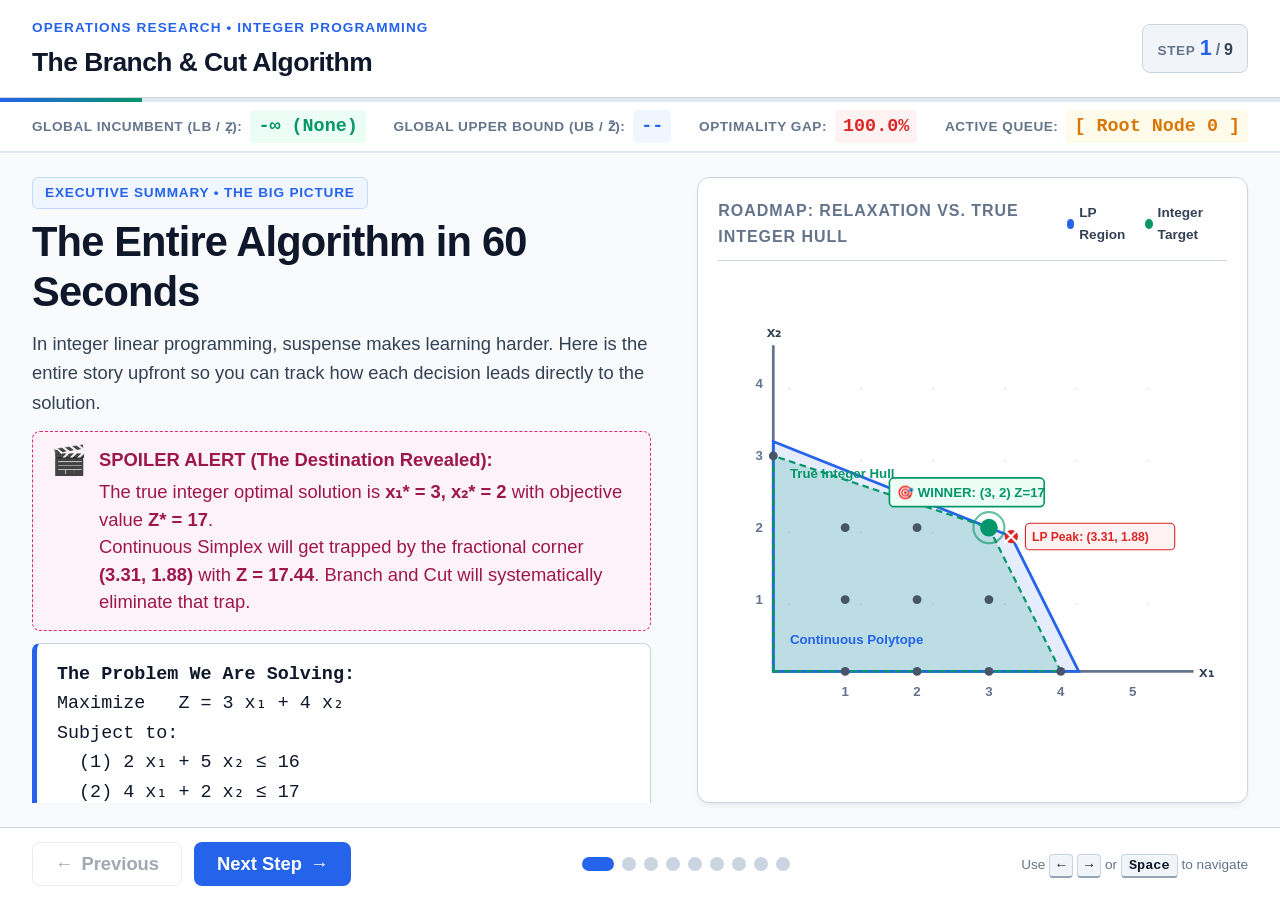
<file: index.html>
<!DOCTYPE html>
<html lang="en">
<head>
  <meta charset="UTF-8" />
  <meta name="viewport" content="width=device-width, initial-scale=1.0" />
  <title>Branch and Cut Algorithm — Interactive Lecture</title>
  
  <!-- Presentation Stylesheet -->
  <link rel="stylesheet" href="style.css" />
</head>
<body>

  <!-- Top Navigation & Progress Bar -->
  <header class="presentation-header">
    <div class="header-left">
      <span class="topic-tag">OPERATIONS RESEARCH • INTEGER PROGRAMMING</span>
      <h1 class="header-title">The Branch &amp; Cut Algorithm</h1>
    </div>

    <div class="header-right">
      <div class="slide-counter-box">
        <span class="slide-label">STEP</span>
        <span id="currentSlideNum" class="counter-highlight">1</span>
        <span class="counter-separator">/</span>
        <span id="totalSlidesNum">9</span>
      </div>
    </div>
  </header>

  <!-- Progress Bar Line -->
  <div class="progress-track" aria-hidden="true">
    <div id="progressBar" class="progress-fill"></div>
  </div>

  <!-- Persistent 3-Point Algorithm Ledger (The Repetition Engine) -->
  <section class="global-ledger" aria-label="Global Algorithm State">
    <div class="ledger-item">
      <span class="ledger-label">GLOBAL INCUMBENT (LB / z&#803;):</span>
      <span id="ledgerLB" class="ledger-value value-lb">-&infin; (None)</span>
    </div>
    <div class="ledger-item">
      <span class="ledger-label">GLOBAL UPPER BOUND (UB / z&#772;):</span>
      <span id="ledgerUB" class="ledger-value value-ub">--</span>
    </div>
    <div class="ledger-item">
      <span class="ledger-label">OPTIMALITY GAP:</span>
      <span id="ledgerGap" class="ledger-value value-gap">100.0%</span>
    </div>
    <div class="ledger-item">
      <span class="ledger-label">ACTIVE QUEUE:</span>
      <span id="ledgerQueue" class="ledger-value value-queue">[ Root Node 0 ]</span>
    </div>
  </section>

  <!-- Main Slide Viewport (Slide files will be injected here) -->
  <main id="slideStage" class="slide-stage" role="region" aria-live="polite">
    <div class="loading-state">Loading slide content...</div>
  </main>

  <!-- Bottom Presentation Controls -->
  <footer class="presentation-footer">
    <div class="footer-left">
      <button id="prevBtn" class="nav-btn secondary-btn" aria-label="Previous Slide">
        <span class="arrow">&larr;</span> Previous
      </button>
      <button id="nextBtn" class="nav-btn primary-btn" aria-label="Next Slide">
        Next Step <span class="arrow">&rarr;</span>
      </button>
    </div>

    <!-- Slide Thumbnails / Direct Navigation Dots -->
    <nav class="footer-center" aria-label="Slide Selector">
      <div id="dotContainer" class="dots-container"></div>
    </nav>

    <div class="footer-right">
      <span class="keyboard-hint">
        Use <kbd>&larr;</kbd> <kbd>&rarr;</kbd> or <kbd>Space</kbd> to navigate
      </span>
    </div>
  </footer>

  <!-- Core Slide Orchestrator Script -->
  <script src="script.js"></script>
</body>
</html>
</file>
<file: style.css>
/* ==========================================================================
   BRANCH & CUT VISUAL MASTERCLASS — PRESENTATION STYLESHEET
   Light high-contrast theme engineered for lecture halls and projectors
   ========================================================================== */

:root {
  /* Color Palette */
  --bg-page: #f8fafc;
  --bg-card: #ffffff;
  --bg-muted: #f1f5f9;
  
  --text-main: #0f172a;       /* Deep slate / near black */
  --text-body: #334155;       /* Readable dark slate */
  --text-muted: #64748b;      /* Supporting gray */
  --border: #cbd5e1;          /* Crisp light gray border */
  --border-focus: #94a3b8;

  /* Semantic Colors */
  --primary-blue: #2563eb;    /* Continuous LP & relaxations */
  --primary-blue-bg: #eff6ff;
  --accent-green: #059669;    /* Incumbent, integer solutions & integral pruning */
  --accent-green-bg: #ecfdf5;
  --cut-red: #dc2626;         /* Cuts, fractional traps & bound pruning */
  --cut-red-bg: #fef2f2;
  --branch-amber: #d97706;    /* Branching decisions & queue */
  --branch-amber-bg: #fffbeb;

  /* Typography Scale (Projector / Large Screen Sizing) */
  --font-sans: -apple-system, BlinkMacSystemFont, "Segoe UI", Roboto, "Helvetica Neue", Arial, sans-serif;
  --font-mono: ui-monospace, SFMono-Regular, Menlo, Monaco, Consolas, "Courier New", monospace;

  --text-xs: 0.85rem;   /* ~13.6px */
  --text-sm: 1.0rem;    /* 16px */
  --text-base: 1.15rem; /* ~18.4px */
  --text-lg: 1.35rem;   /* ~21.6px */
  --text-xl: 1.65rem;   /* ~26.4px */
  --text-2xl: 2.1rem;   /* ~33.6px */
  --text-3xl: 2.6rem;   /* ~41.6px */
}

/* Base Reset */
*, *::before, *::after {
  box-sizing: border-box;
  margin: 0;
  padding: 0;
}

body {
  font-family: var(--font-sans);
  background-color: var(--bg-page);
  color: var(--text-body);
  line-height: 1.6;
  height: 100vh;
  width: 100vw;
  display: flex;
  flex-direction: column;
  overflow: hidden;
  -webkit-font-smoothing: antialiased;
}

/* ==========================================================================
   HEADER & TOP PROGRESS BAR
   ========================================================================== */

.presentation-header {
  background: var(--bg-card);
  padding: 14px 32px;
  border-bottom: 1px solid var(--border);
  display: flex;
  justify-content: space-between;
  align-items: center;
  box-shadow: 0 1px 3px rgba(0, 0, 0, 0.04);
}

.topic-tag {
  display: inline-block;
  font-size: var(--text-xs);
  font-weight: 800;
  letter-spacing: 0.08em;
  color: var(--primary-blue);
  margin-bottom: 2px;
}

.header-title {
  font-size: var(--text-xl);
  font-weight: 800;
  color: var(--text-main);
  letter-spacing: -0.02em;
}

.slide-counter-box {
  display: flex;
  align-items: baseline;
  gap: 4px;
  background: var(--bg-muted);
  border: 1px solid var(--border);
  padding: 6px 14px;
  border-radius: 8px;
  font-weight: 700;
  color: var(--text-body);
}

.slide-label {
  font-size: var(--text-xs);
  letter-spacing: 0.05em;
  color: var(--text-muted);
}

.counter-highlight {
  font-size: var(--text-lg);
  color: var(--primary-blue);
}

.counter-separator {
  color: var(--text-muted);
}

.progress-track {
  height: 4px;
  width: 100%;
  background-color: #e2e8f0;
}

.progress-fill {
  height: 100%;
  width: 11.11%; /* 1 of 9 initial */
  background: linear-gradient(90deg, var(--primary-blue), var(--accent-green));
  transition: width 0.3s cubic-bezier(0.4, 0, 0.2, 1);
}

/* ==========================================================================
   THE REPETITION ENGINE: PERSISTENT 3-POINT GLOBAL LEDGER
   ========================================================================== */

.global-ledger {
  background: #ffffff;
  border-bottom: 2px solid #e2e8f0;
  padding: 8px 32px;
  display: flex;
  justify-content: space-between;
  align-items: center;
  gap: 16px;
  font-size: var(--text-sm);
}

.ledger-item {
  display: flex;
  align-items: center;
  gap: 8px;
}

.ledger-label {
  font-weight: 700;
  font-size: var(--text-xs);
  letter-spacing: 0.04em;
  color: var(--text-muted);
}

.ledger-value {
  font-family: var(--font-mono);
  font-weight: 700;
  font-size: var(--text-base);
  padding: 2px 8px;
  border-radius: 4px;
}

.value-lb {
  color: var(--accent-green);
  background: var(--accent-green-bg);
}

.value-ub {
  color: var(--primary-blue);
  background: var(--primary-blue-bg);
}

.value-gap {
  color: var(--cut-red);
  background: var(--cut-red-bg);
}

.value-queue {
  color: var(--branch-amber);
  background: var(--branch-amber-bg);
}

/* ==========================================================================
   MAIN SLIDE VIEWPORT
   ========================================================================== */

.slide-stage {
  flex: 1;
  position: relative;
  overflow: hidden;
  padding: 24px 32px;
  display: flex;
}

.loading-state {
  display: flex;
  align-items: center;
  justify-content: center;
  width: 100%;
  height: 100%;
  font-size: var(--text-xl);
  font-weight: 600;
  color: var(--text-muted);
}

/* Reusable 2-Column Presentation Slide Grid */
.slide-grid {
  display: grid;
  grid-template-columns: 1.15fr 1fr;
  gap: 32px;
  width: 100%;
  height: 100%;
}

/* Left Column: Pedagogical & Math Explanations */
.slide-text-col {
  display: flex;
  flex-direction: column;
  justify-content: space-between;
  overflow-y: auto;
  padding-right: 14px;
}

.step-tag-pill {
  display: inline-block;
  padding: 4px 12px;
  border-radius: 6px;
  font-size: var(--text-xs);
  font-weight: 800;
  letter-spacing: 0.06em;
  text-transform: uppercase;
  margin-bottom: 8px;
}

.pill-blue { background: var(--primary-blue-bg); color: var(--primary-blue); border: 1px solid #bfdbfe; }
.pill-green { background: var(--accent-green-bg); color: var(--accent-green); border: 1px solid #a7f3d0; }
.pill-red { background: var(--cut-red-bg); color: var(--cut-red); border: 1px solid #fecaca; }
.pill-amber { background: var(--branch-amber-bg); color: var(--branch-amber); border: 1px solid #fde68a; }

.slide-heading {
  font-size: var(--text-3xl);
  font-weight: 800;
  line-height: 1.2;
  color: var(--text-main);
  margin-bottom: 12px;
  letter-spacing: -0.02em;
}

.lead-p {
  font-size: var(--text-base);
  line-height: 1.6;
  color: var(--text-body);
  margin-bottom: 14px;
}

/* The Math Card */
.math-card {
  background: var(--bg-card);
  border: 1px solid var(--border);
  border-left: 5px solid var(--primary-blue);
  border-radius: 8px;
  padding: 16px 20px;
  margin: 12px 0 16px 0;
  font-family: var(--font-mono);
  font-size: var(--text-base);
  color: var(--text-main);
  box-shadow: 0 2px 4px rgba(0, 0, 0, 0.03);
}

.math-card.accent-red { border-left-color: var(--cut-red); }
.math-card.accent-green { border-left-color: var(--accent-green); }
.math-card.accent-amber { border-left-color: var(--branch-amber); }

/* The Spoiler Alert Callout */
.callout-box {
  border-radius: 8px;
  padding: 14px 18px;
  font-size: var(--text-base);
  line-height: 1.5;
  display: flex;
  align-items: flex-start;
  gap: 12px;
}

.callout-box.spoiler {
  background: #fdf2f8;
  border: 1.5px dashed #db2777;
  color: #9d174d;
}

.callout-box.success {
  background: var(--accent-green-bg);
  border: 1.5px solid #6ee7b7;
  color: #065f46;
}

.callout-box.alert {
  background: var(--cut-red-bg);
  border: 1.5px solid #fca5a5;
  color: #991b1b;
}

/* The Repetition Checklist (Pruning Rules on each step) */
.pruning-checklist {
  background: #ffffff;
  border: 1px solid var(--border);
  border-radius: 8px;
  padding: 12px 16px;
  margin-top: 10px;
}

.checklist-title {
  font-size: var(--text-xs);
  font-weight: 800;
  letter-spacing: 0.05em;
  color: var(--text-muted);
  text-transform: uppercase;
  margin-bottom: 8px;
}

.checklist-items {
  list-style: none;
  display: flex;
  flex-direction: column;
  gap: 6px;
}

.checklist-items li {
  font-size: var(--text-sm);
  display: flex;
  align-items: center;
  gap: 8px;
}

.check-icon {
  font-weight: 800;
  font-size: var(--text-base);
}

.check-icon.active-pass { color: var(--accent-green); }
.check-icon.active-fail { color: var(--cut-red); }
.check-icon.inactive { color: #cbd5e1; }

/* Right Column: Visual Stage (SVG & Canvas Diagrams) */
.slide-visual-col {
  background: var(--bg-card);
  border: 1px solid var(--border);
  border-radius: 12px;
  padding: 20px;
  display: flex;
  flex-direction: column;
  position: relative;
  box-shadow: 0 4px 6px -1px rgba(0, 0, 0, 0.05), 0 2px 4px -2px rgba(0, 0, 0, 0.05);
}

.visual-topbar {
  display: flex;
  justify-content: space-between;
  align-items: center;
  border-bottom: 1px solid var(--border);
  padding-bottom: 10px;
  margin-bottom: 12px;
}

.visual-title {
  font-size: var(--text-sm);
  font-weight: 700;
  text-transform: uppercase;
  letter-spacing: 0.06em;
  color: var(--text-muted);
}

.diagram-legend {
  display: flex;
  align-items: center;
  gap: 14px;
  font-size: var(--text-xs);
  font-weight: 600;
}

.legend-chip {
  display: flex;
  align-items: center;
  gap: 5px;
}

.chip-circle {
  width: 10px;
  height: 10px;
  border-radius: 50%;
  display: inline-block;
}

.svg-display-wrap {
  flex: 1;
  width: 100%;
  height: 100%;
  position: relative;
}

svg {
  width: 100%;
  height: 100%;
  display: block;
}

/* ==========================================================================
   FOOTER NAVIGATION & CONTROLS
   ========================================================================== */

.presentation-footer {
  background: var(--bg-card);
  border-top: 1px solid var(--border);
  padding: 14px 32px;
  display: flex;
  justify-content: space-between;
  align-items: center;
}

.footer-left {
  display: flex;
  gap: 12px;
}

.nav-btn {
  font-family: inherit;
  font-size: var(--text-base);
  font-weight: 700;
  padding: 10px 22px;
  border-radius: 8px;
  cursor: pointer;
  display: flex;
  align-items: center;
  gap: 8px;
  border: 1px solid transparent;
  transition: all 0.15s ease-in-out;
}

.primary-btn {
  background: var(--primary-blue);
  color: #ffffff;
}

.primary-btn:hover:not(:disabled) {
  background: #1d4ed8;
  transform: translateY(-1px);
}

.secondary-btn {
  background: var(--bg-card);
  border-color: var(--border);
  color: var(--text-body);
}

.secondary-btn:hover:not(:disabled) {
  background: var(--bg-muted);
  border-color: var(--border-focus);
}

.nav-btn:disabled {
  opacity: 0.45;
  cursor: not-allowed;
  transform: none;
}

.dots-container {
  display: flex;
  gap: 8px;
}

.dot-btn {
  width: 14px;
  height: 14px;
  border-radius: 50%;
  background: #cbd5e1;
  border: none;
  cursor: pointer;
  transition: all 0.2s ease;
}

.dot-btn:hover {
  background: #94a3b8;
}

.dot-btn.active {
  background: var(--primary-blue);
  width: 32px;
  border-radius: 7px;
}

.keyboard-hint {
  font-size: var(--text-xs);
  color: var(--text-muted);
  font-weight: 500;
}

kbd {
  background: var(--bg-muted);
  border: 1px solid var(--border);
  border-bottom: 2px solid #94a3b8;
  padding: 3px 7px;
  border-radius: 4px;
  font-family: var(--font-mono);
  font-size: var(--text-xs);
  font-weight: 700;
  color: var(--text-main);
}
</file>
